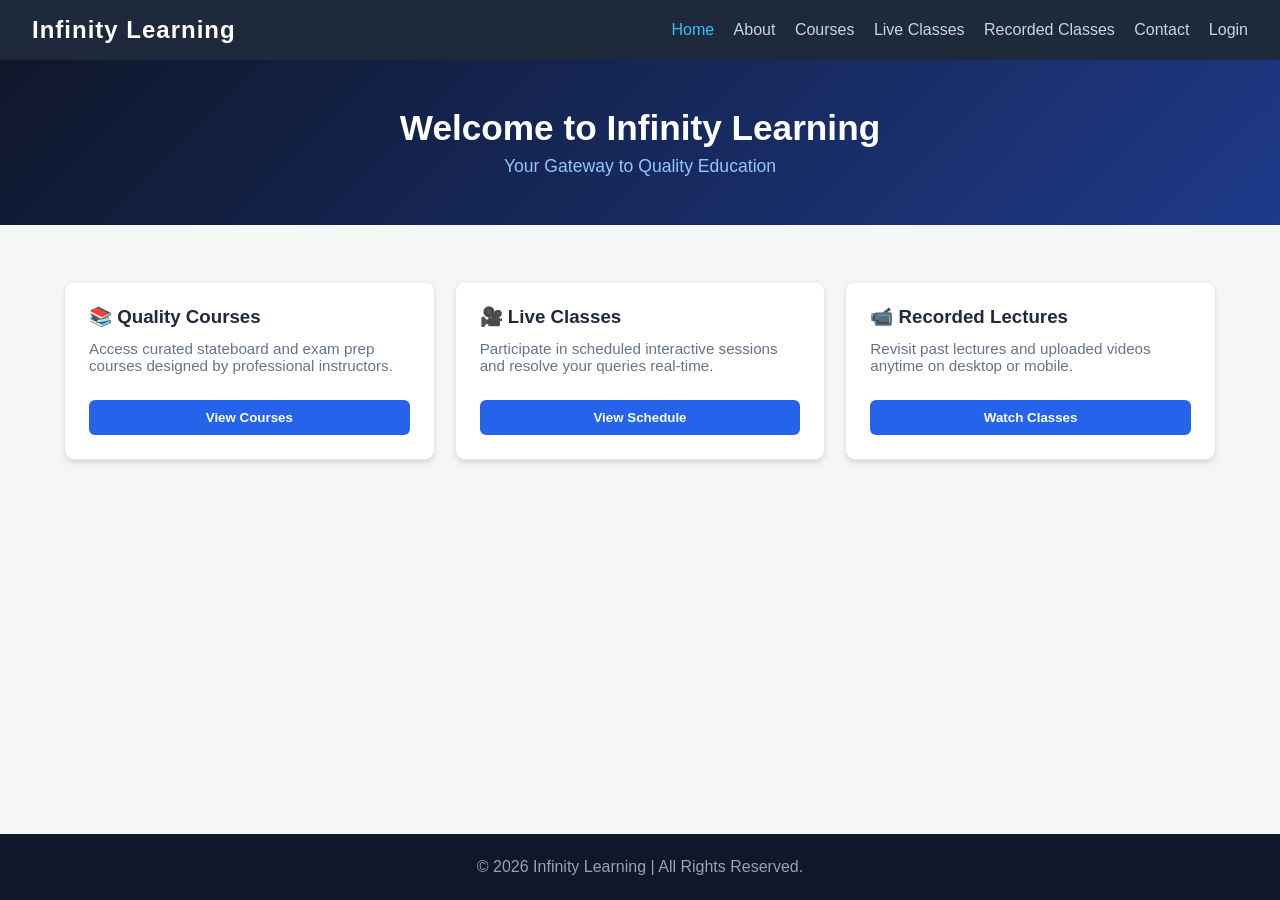
<file: index.html>
<!DOCTYPE html>
<html lang="en">
<head>
    <meta charset="UTF-8">
    <meta name="viewport" content="width=device-width, initial-scale=1.0">
    <title>Infinity Learning - Gateway to Education</title>
    <link rel="stylesheet" href="style.css">
</head>
<body>

<header>
    <h1>Infinity Learning</h1>
    <nav>
        <a href="index.html" class="active">Home</a>
        <a href="about.html">About</a>
        <a href="courses.html">Courses</a>
        <a href="live.html">Live Classes</a>
        <a href="recorded.html">Recorded Classes</a>
        <a href="contact.html">Contact</a>
        <a href="login.html">Login</a>
    </nav>
</header>

<section class="hero">
    <h2>Welcome to Infinity Learning</h2>
    <p>Your Gateway to Quality Education</p>
</section>

<section class="main-container">
    <div class="courses-grid">
        <div class="course-card">
            <h3>📚 Quality Courses</h3>
            <p>Access curated stateboard and exam prep courses designed by professional instructors.</p>
            <a href="courses.html"><button>View Courses</button></a>
        </div>
        <div class="course-card">
            <h3>🎥 Live Classes</h3>
            <p>Participate in scheduled interactive sessions and resolve your queries real-time.</p>
            <a href="live.html"><button>View Schedule</button></a>
        </div>
        <div class="course-card">
            <h3>📹 Recorded Lectures</h3>
            <p>Revisit past lectures and uploaded videos anytime on desktop or mobile.</p>
            <a href="recorded.html"><button>Watch Classes</button></a>
        </div>
    </div>
</section>

<footer>
    <p>© 2026 Infinity Learning | All Rights Reserved.</p>
</footer>

<script src="script.js"></script>
</body>
</html>
</file>
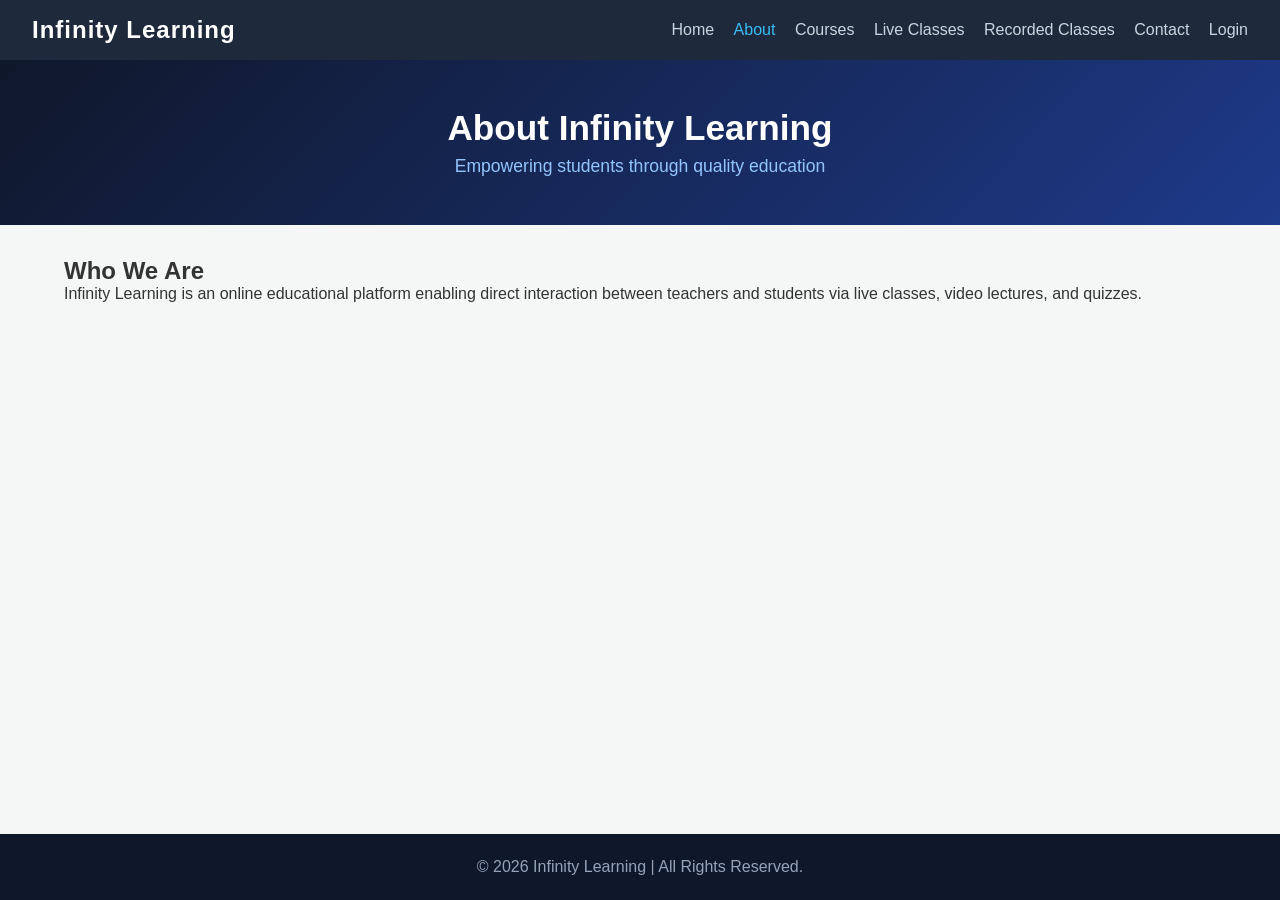
<file: about.html>
<!DOCTYPE html>
<html lang="en">
<head>
    <meta charset="UTF-8">
    <meta name="viewport" content="width=device-width, initial-scale=1.0">
    <title>About - Infinity Learning</title>
    <link rel="stylesheet" href="style.css">
</head>
<body>

<header>
    <h1>Infinity Learning</h1>
    <nav>
        <a href="index.html">Home</a>
        <a href="about.html" class="active">About</a>
        <a href="courses.html">Courses</a>
        <a href="live.html">Live Classes</a>
        <a href="recorded.html">Recorded Classes</a>
        <a href="contact.html">Contact</a>
        <a href="login.html">Login</a>
    </nav>
</header>

<section class="hero">
    <h2>About Infinity Learning</h2>
    <p>Empowering students through quality education</p>
</section>

<section class="about">
    <h2>Who We Are</h2>
    <p>Infinity Learning is an online educational platform enabling direct interaction between teachers and students via live classes, video lectures, and quizzes.</p>
</section>

<footer>
    <p>© 2026 Infinity Learning | All Rights Reserved.</p>
</footer>

<script src="script.js"></script>
</body>
</html>
</file>
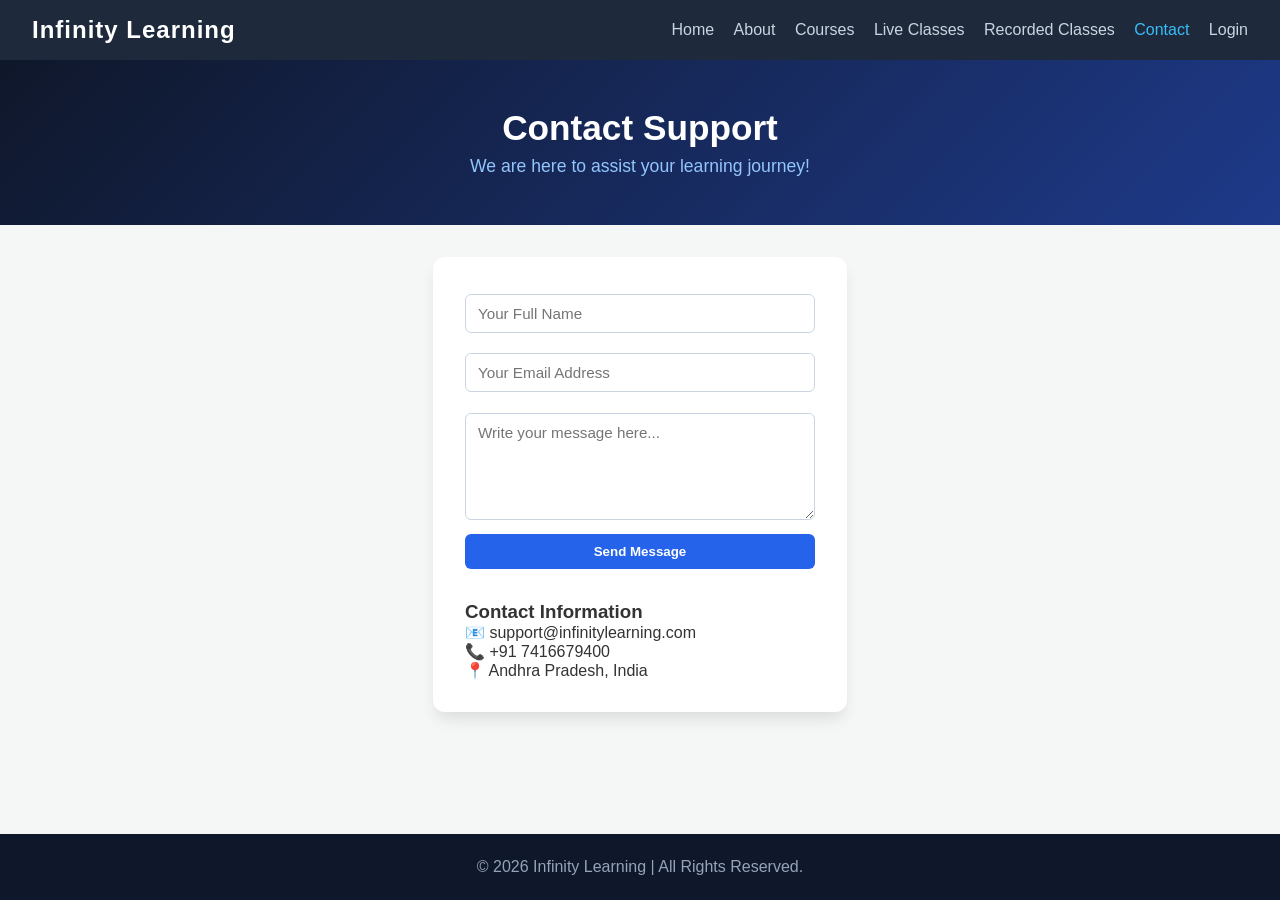
<file: contact.html>
<!DOCTYPE html>
<html lang="en">
<head>
    <meta charset="UTF-8">
    <meta name="viewport" content="width=device-width, initial-scale=1.0">
    <title>Contact - Infinity Learning</title>
    <link rel="stylesheet" href="style.css">
</head>
<body>

<header>
    <h1>Infinity Learning</h1>
    <nav>
        <a href="index.html">Home</a>
        <a href="about.html">About</a>
        <a href="courses.html">Courses</a>
        <a href="live.html">Live Classes</a>
        <a href="recorded.html">Recorded Classes</a>
        <a href="contact.html" class="active">Contact</a>
        <a href="login.html">Login</a>
    </nav>
</header>

<section class="hero">
    <h2>Contact Support</h2>
    <p>We are here to assist your learning journey!</p>
</section>

<section class="contact-box">

    <form id="contactForm">
        <div class="form-matrix-grid">
            <input type="text" id="name" placeholder="Your Full Name" required>
            <input type="email" id="email" placeholder="Your Email Address" required>
        </div>
        <textarea id="message" placeholder="Write your message here..." rows="5" required></textarea>
        <button type="submit">Send Message</button>
    </form>

    <div style="margin-top: 2rem;">
        <h3>Contact Information</h3>
        <p>📧 support@infinitylearning.com</p>
        <p>📞 +91 7416679400</p>
        <p>📍 Andhra Pradesh, India</p>
    </div>

</section>

<footer>
    <p>© 2026 Infinity Learning | All Rights Reserved.</p>
</footer>

<script src="script.js"></script>
</body>
</html>
</file>
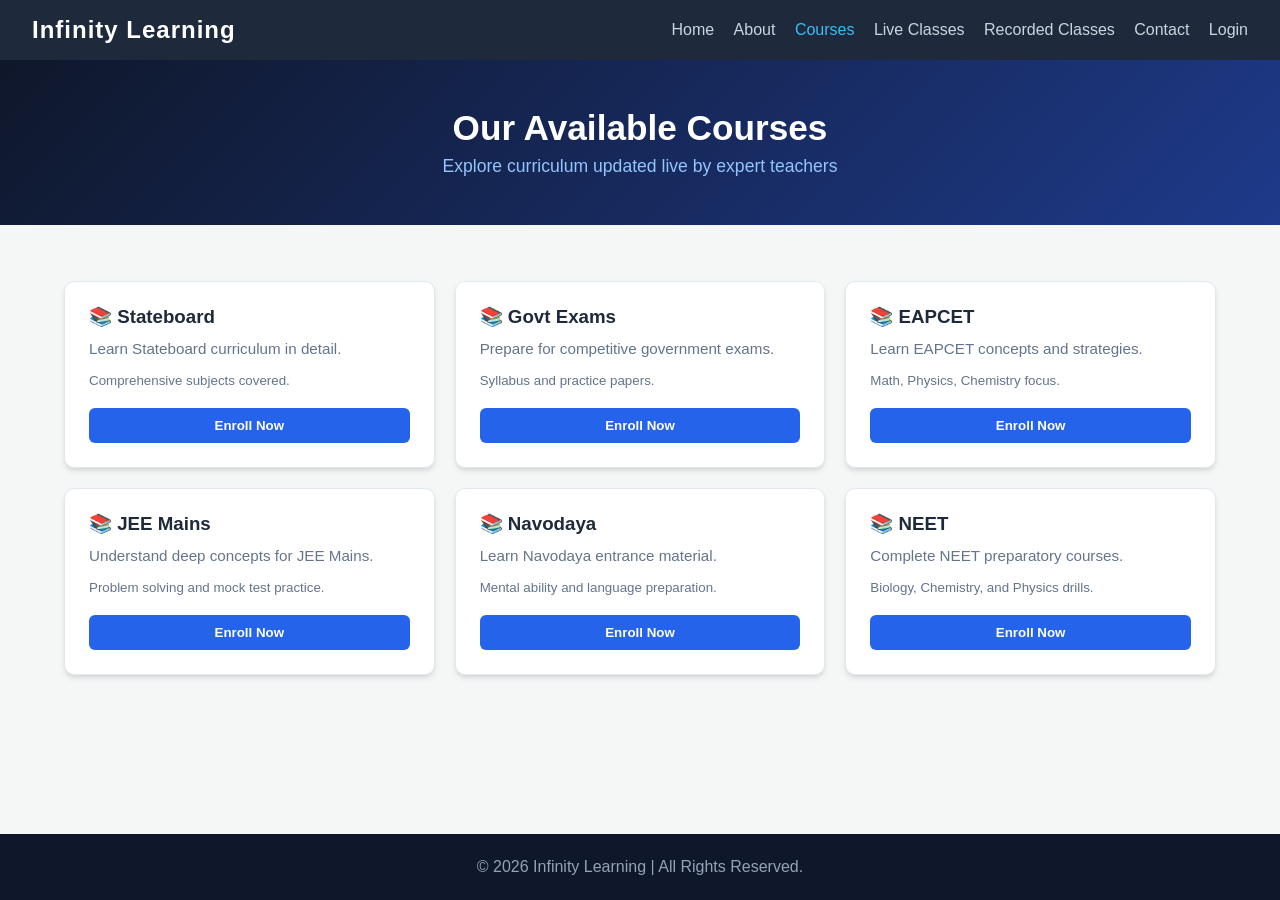
<file: courses.html>
<!DOCTYPE html>
<html lang="en">
<head>
    <meta charset="UTF-8">
    <meta name="viewport" content="width=device-width, initial-scale=1.0">
    <title>Courses - Infinity Learning</title>
    <link rel="stylesheet" href="style.css">
</head>
<body>

<header>
    <h1>Infinity Learning</h1>
    <nav>
        <a href="index.html">Home</a>
        <a href="about.html">About</a>
        <a href="courses.html" class="active">Courses</a>
        <a href="live.html">Live Classes</a>
        <a href="recorded.html">Recorded Classes</a>
        <a href="contact.html">Contact</a>
        <a href="login.html">Login</a>
    </nav>
</header>

<section class="hero">
    <h2>Our Available Courses</h2>
    <p>Explore curriculum updated live by expert teachers</p>
</section>

<section class="main-container">
    <div id="coursesContainer" class="courses-grid"></div>
</section>

<footer>
    <p>© 2026 Infinity Learning | All Rights Reserved.</p>
</footer>

<script src="script.js"></script>
</body>
</html>
</file>
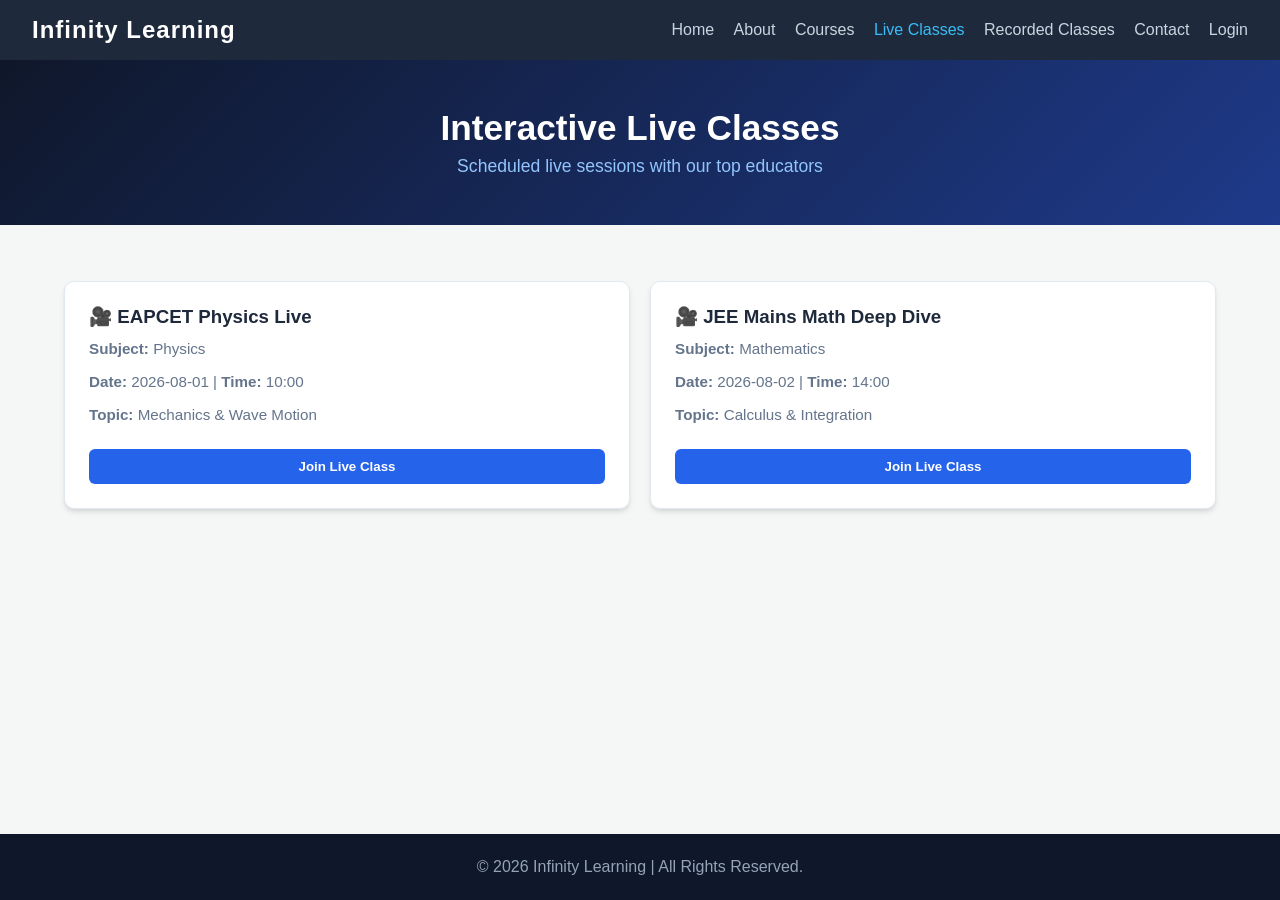
<file: live.html>
<!DOCTYPE html>
<html lang="en">
<head>
    <meta charset="UTF-8">
    <meta name="viewport" content="width=device-width, initial-scale=1.0">
    <title>Live Classes - Infinity Learning</title>
    <link rel="stylesheet" href="style.css">
</head>
<body>

<header>
    <h1>Infinity Learning</h1>
    <nav>
        <a href="index.html">Home</a>
        <a href="about.html">About</a>
        <a href="courses.html">Courses</a>
        <a href="live.html" class="active">Live Classes</a>
        <a href="recorded.html">Recorded Classes</a>
        <a href="contact.html">Contact</a>
        <a href="login.html">Login</a>
    </nav>
</header>

<section class="hero">
    <h2>Interactive Live Classes</h2>
    <p>Scheduled live sessions with our top educators</p>
</section>

<section class="main-container">
    <div id="liveClassesContainer" class="courses-grid"></div>
</section>

<footer>
    <p>© 2026 Infinity Learning | All Rights Reserved.</p>
</footer>

<script src="script.js"></script>
</body>
</html>
</file>
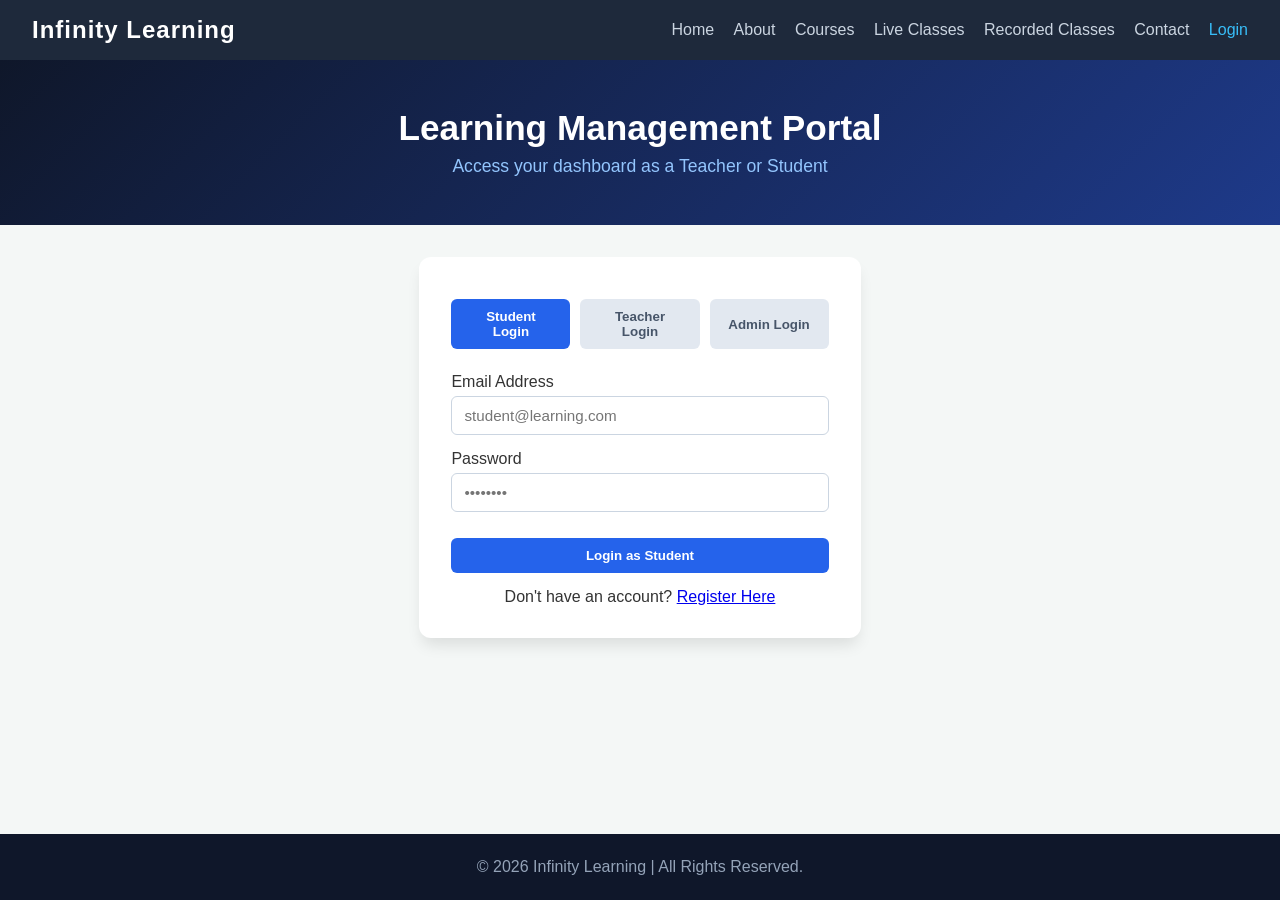
<file: login.html>
<!DOCTYPE html>
<html lang="en">
<head>
    <meta charset="UTF-8">
    <meta name="viewport" content="width=device-width, initial-scale=1.0">
    <title>Login - Infinity Learning</title>
    <link rel="stylesheet" href="style.css">
</head>
<body>

<header>
    <h1>Infinity Learning</h1>
    <nav>
        <a href="index.html">Home</a>
        <a href="about.html">About</a>
        <a href="courses.html">Courses</a>
        <a href="live.html">Live Classes</a>
        <a href="recorded.html">Recorded Classes</a>
        <a href="contact.html">Contact</a>
        <a href="login.html" class="active">Login</a>
    </nav>
</header>

<section class="hero">
    <h2>Learning Management Portal</h2>
    <p>Access your dashboard as a Teacher or Student</p>
</section>

<section class="login-box">

    <div class="login-tabs">
        <button type="button" class="tab-button active" data-action="switch-login-type" data-login-type="student">Student Login</button>
        <button type="button" class="tab-button" data-action="switch-login-type" data-login-type="teacher">Teacher Login</button>
        <button type="button" class="tab-button" data-action="switch-login-type" data-login-type="admin">Admin Login</button>
    </div>

    <!-- Student Login Form -->
    <form id="studentForm" class="login-form">
        <div class="form-matrix-grid">
            <div>
                <label>Email Address</label>
                <input type="email" id="studentEmail" placeholder="student@learning.com" required autocomplete="email">
            </div>
            <div>
                <label>Password</label>
                <input type="password" id="studentPassword" placeholder="••••••••" required autocomplete="current-password">
            </div>
        </div>
        <button type="submit">Login as Student</button>
    </form>

    <!-- Teacher Login Form -->
    <form id="teacherForm" class="login-form login-hidden">
        <div class="form-matrix-grid">
            <div>
                <label>Teacher Email</label>
                <input type="email" id="teacherEmail" placeholder="teacher@learning.com" required autocomplete="email">
            </div>
            <div>
                <label>Password</label>
                <input type="password" id="teacherPassword" placeholder="••••••••" required autocomplete="current-password">
            </div>
        </div>
        <button type="submit">Login as Teacher</button>
    </form>
  <!-- Restricted Admin Login Form -->
    <form id="adminForm" class="login-form login-hidden">
        <blockquote style="background:#f1f5f9; padding:10px; border-left:4px solid #0f172a; margin-bottom:15px; font-size:0.88rem;">
            🔒 <strong>Restricted Access:</strong> This section is reserved for the platform System Administrator.
        </blockquote>
        <div class="form-matrix-grid">
            <div>
                <label>Authorized Admin Email</label>
                <input type="text" id="adminEmail" placeholder="admin@gmail.com" required autocomplete="email">
            </div>
            <div>
                <label>Secret Security Password</label>
                <input type="password" id="adminPassword" placeholder="••••••••" required autocomplete="current-password">
            </div>
        </div>
        <button type="submit" style="background-color:#0f172a;">Authenticate System Admin</button>
    </form>

    <!-- Teacher Dashboard Section -->
    <section id="teacherDashboard" class="teacher-dashboard login-hidden">
        <h2>Teacher Management Portal</h2>
        
        <div class="teacher-features grid-matrix">
            
            <div class="feature-card">
                <h3>📚 Upload Courses</h3>
                <p>Add new courses to the dynamic student catalog</p>
                <input type="text" id="courseName" placeholder="Course Name" required>
                <input type="text" id="courseDescription" placeholder="Short Description" required>
                <textarea id="courseDetails" placeholder="Detailed Syllabus" rows="3"></textarea>
                <button type="button" data-action="upload-course">Add Course</button>
            </div>

            <div class="feature-card">
                <h3>📹 Upload Recorded Classes</h3>
                <p>Upload video files and lesson materials</p>
                <input type="file" id="recordedVideo" accept="video/*">
                <input type="text" id="recordedClassTitle" placeholder="Class Title" required>
                <input type="text" id="recordedClassSubject" placeholder="Subject" required>
                <input type="number" id="recordedDuration" placeholder="Duration (minutes)" required>
                <textarea id="recordedDescription" placeholder="Description" rows="2"></textarea>
                <button type="button" data-action="upload-recorded-class">Upload Class</button>
            </div>
            <div class="feature-card">
                <h3>📄 Upload Study Notes</h3>
                <p>Provide reference PDFs & documents</p>
                <input type="text" id="notesTitle" placeholder="Notes Title" required>
                <input type="text" id="notesSubject" placeholder="Subject" required>
                <input type="text" id="notesAuthor" placeholder="Author/Teacher Name">
                <input type="file" id="notesFile" accept=".pdf,.doc,.docx">
                <button type="button" data-action="upload-notes">Upload Notes</button>
            </div>
            <div class="feature-card">
                <h3>🎥 Schedule Live Classes</h3>
                <p>Broadcast schedule to student live center</p>
                <input type="text" id="liveClassName" placeholder="Class Name" required>
                <input type="text" id="liveClassSubject" placeholder="Subject" required>
                <input type="date" id="liveScheduleDate" required>
                <input type="time" id="liveScheduleTime" required>
                <select id="liveScheduleDuration">
                    <option>30 minutes</option>
                    <option>1 hour</option>
                    <option>1.5 hours</option>
                    <option>2 hours</option>
                </select>
                <textarea id="liveClassTopic" placeholder="Topic Outline" rows="2"></textarea>
                <button type="button" data-action="schedule-live-class">Schedule Live Class</button>
            </div>

            <div class="feature-card">
                <h3>📝 Create Quiz</h3>
                <p>Set up quiz questions for assessment</p>
                <input type="text" id="quizTitle" placeholder="Quiz Title" required>
                <input type="text" id="quizQuestion" placeholder="Enter Question" required>
                <div class="form-matrix-grid">
                    <input type="text" id="quizOption1" placeholder="Option 1">
                    <input type="text" id="quizOption2" placeholder="Option 2">
                    <input type="text" id="quizOption3" placeholder="Option 3">
                    <input type="text" id="quizOption4" placeholder="Option 4">
                </div>
                <select id="correctAnswer">
                    <option>Select Correct Answer</option>
                    <option>Option 1</option>
                    <option>Option 2</option>
                    <option>Option 3</option>
                    <option>Option 4</option>
                </select>
                <button type="button" data-action="create-quiz">Save Question</button>
            </div>

        </div>

        <button type="button" class="logout-btn" data-action="teacher-logout">Logout Teacher</button>
    </section>
<!-- Authorized System Admin Dashboard Portal View -->
    <section id="adminDashboard" class="admin-dashboard login-hidden">
        <h2>🛠️ Authorized System Administrator Control Portal</h2>
        <p style="margin-bottom:20px;">System Overview, User Logs & Content Master Monitor</p>

        <div class="admin-grid">

            <div class="admin-card">
                <h3>👨‍🎓 Registered Students Logins & Enrolments</h3>
                <table class="admin-table" id="adminStudentsTable">
                    <thead>
                        <tr>
                            <th>Student ID</th>
                            <th>Name</th>
                            <th>Email</th>
                            <th>Enrolled Courses</th>
                        </tr>
                    </thead>
                    <tbody></tbody>
                </table>
            </div>

            <div class="admin-card">
                <h3>👩‍🏫 Registered Teachers Accounts</h3>
                <table class="admin-table" id="adminTeachersTable">
                    <thead>
                        <tr>
                            <th>Teacher ID</th>
                            <th>Name</th>
                            <th>Email</th>
                            <th>Subject Specialization</th>
                        </tr>
                    </thead>
                    <tbody></tbody>
                </table>
            </div>

            <div class="admin-card">
                <h3>📹 Uploaded Classes & Recorded Videos</h3>
                <table class="admin-table" id="adminClassesTable">
                    <thead>
                        <tr>
                            <th>Class Title</th>
                            <th>Subject</th>
                            <th>Duration</th>
                            <th>Instructor</th>
                        </tr>
                    </thead>
                    <tbody></tbody>
                </table>
            </div>

            <div class="admin-card">
                <h3>📄 Uploaded Notes & Study Material Details</h3>
                <table class="admin-table" id="adminNotesTable">
                    <thead>
                        <tr>
                            <th>Document Title</th>
                            <th>Subject</th>
                            <th>Uploaded By</th>
                            <th>Format</th>
                        </tr>
                    </thead>
                    <tbody></tbody>
                </table>
            </div>

        </div>

        <button type="button" class="logout-btn" data-action="admin-logout">Logout Administrator</button>
    </section>

    <!-- Student Dashboard Area -->
    <section id="studentDashboard" class="student-dashboard login-hidden">
        <h2>Student Dashboard</h2>
        
        <nav class="dashboard-nav">
            <button type="button" data-action="go-to-home">Dashboard</button>
            <button type="button" data-action="go-to-courses">Courses</button>
            <button type="button" data-action="go-to-live-classes">Live Classes</button>
            <button type="button" data-action="go-to-recorded-classes">Recorded Videos</button>
            <button type="button" data-action="go-to-student-profile">Profile</button>
            <button type="button" data-action="student-logout" class="logout-nav">Logout</button>
        </nav>

        <div id="dashboardContent" class="dashboard-content"></div>
    </section>

    <p class="register-link" style="margin-top: 15px; text-align: center;">Don't have an account? <a href="register.html">Register Here</a></p>

</section>

<footer>
    <p>© 2026 Infinity Learning | All Rights Reserved.</p>
</footer>

<script src="script.js"></script>
</body>
</html>
</file>
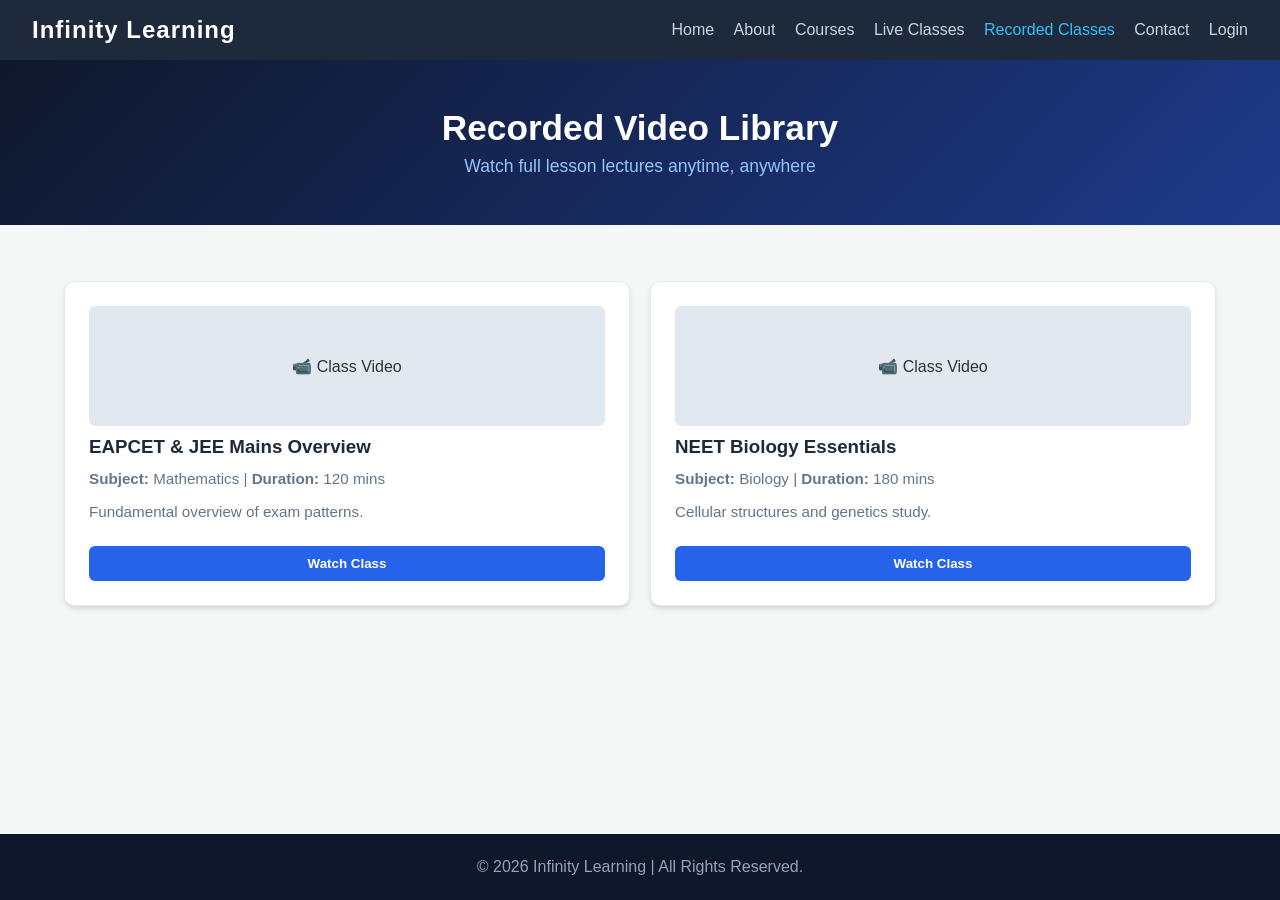
<file: recorded.html>
<!DOCTYPE html>
<html lang="en">
<head>
    <meta charset="UTF-8">
    <meta name="viewport" content="width=device-width, initial-scale=1.0">
    <title>Recorded Classes - Infinity Learning</title>
    <link rel="stylesheet" href="style.css">
</head>
<body>

<header>
    <h1>Infinity Learning</h1>
    <nav>
        <a href="index.html">Home</a>
        <a href="about.html">About</a>
        <a href="courses.html">Courses</a>
        <a href="live.html">Live Classes</a>
        <a href="recorded.html" class="active">Recorded Classes</a>
        <a href="contact.html">Contact</a>
        <a href="login.html">Login</a>
    </nav>
</header>

<section class="hero">
    <h2>Recorded Video Library</h2>
    <p>Watch full lesson lectures anytime, anywhere</p>
</section>

<section class="main-container">
    <div id="recordedClassesContainer" class="courses-grid"></div>
</section>

<footer>
    <p>© 2026 Infinity Learning | All Rights Reserved.</p>
</footer>

<script src="script.js"></script>
</body>
</html>
</file>
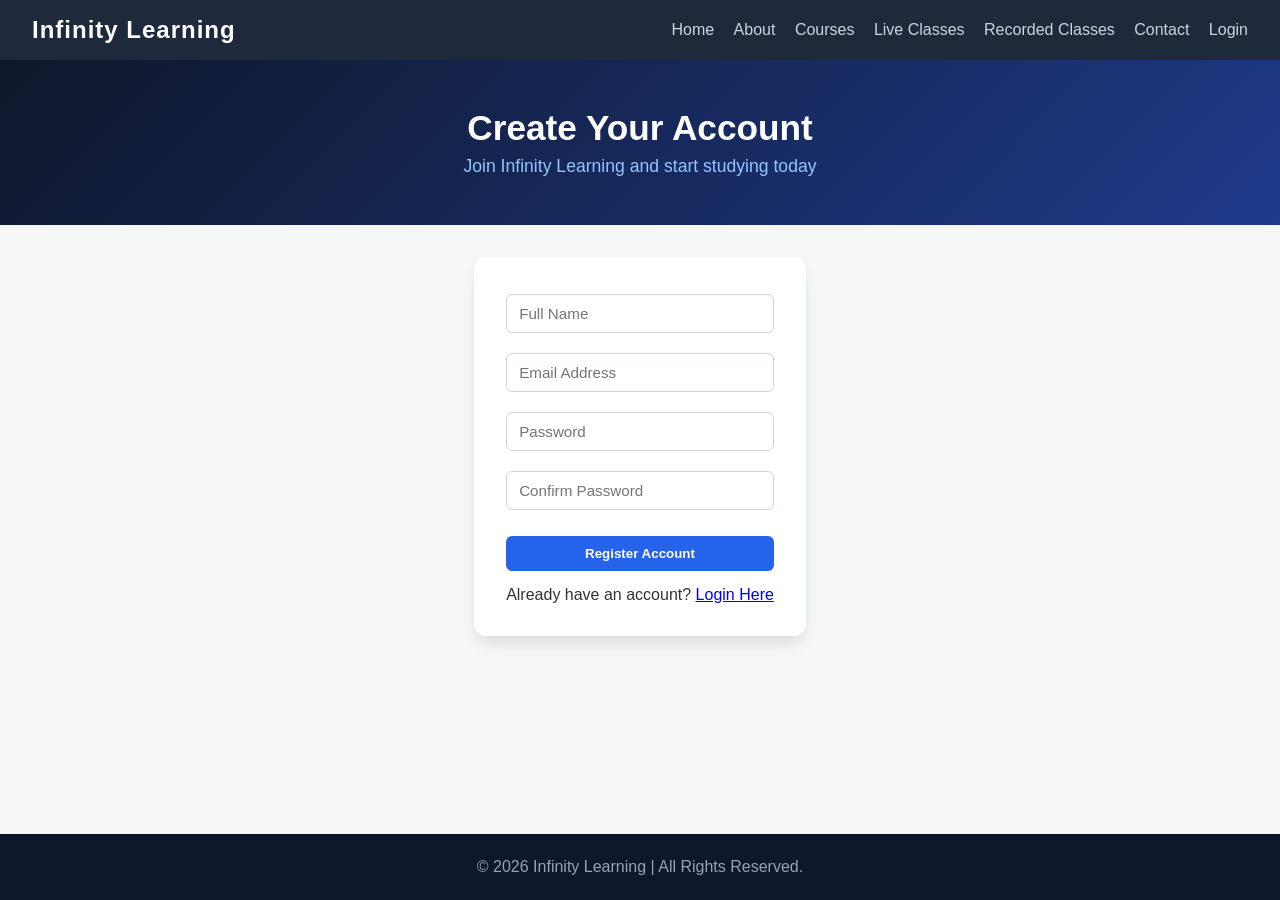
<file: register.html>
<!DOCTYPE html>
<html lang="en">
<head>
    <meta charset="UTF-8">
    <meta name="viewport" content="width=device-width, initial-scale=1.0">
    <title>Register - Infinity Learning</title>
    <link rel="stylesheet" href="style.css">
</head>
<body>

<header>
    <h1>Infinity Learning</h1>
    <nav>
        <a href="index.html">Home</a>
        <a href="about.html">About</a>
        <a href="courses.html">Courses</a>
        <a href="live.html">Live Classes</a>
        <a href="recorded.html">Recorded Classes</a>
        <a href="contact.html">Contact</a>
        <a href="login.html">Login</a>
    </nav>
</header>

<section class="hero">
    <h2>Create Your Account</h2>
    <p>Join Infinity Learning and start studying today</p>
</section>

<section class="login-box">

    <form id="registerForm">
        <div class="form-matrix-grid">
            <input type="text" id="name" placeholder="Full Name" required>
            <input type="email" id="email" placeholder="Email Address" required>
            <input type="password" id="password" placeholder="Password" required>
            <input type="password" id="confirm" placeholder="Confirm Password" required>
        </div>
        <button type="submit">Register Account</button>
    </form>

    <p style="margin-top: 15px; text-align: center;">Already have an account? <a href="login.html">Login Here</a></p>

</section>

<footer>
    <p>© 2026 Infinity Learning | All Rights Reserved.</p>
</footer>

<script src="script.js"></script>
</body>
</html>
</file>
<file: style.css>
/* Core Styling & Reset */
* {
    box-sizing: border-box;
    margin: 0;
    padding: 0;
    font-family: 'Segoe UI', Tahoma, Geneva, Verdana, sans-serif;
}

body {
    background-color: #f4f7f6;
    color: #333;
    display: flex;
    flex-direction: column;
    min-height: 100vh;
}

/* Header & Navigation */
header {
    background-color: #1e293b;
    color: #ffffff;
    padding: 1rem 2rem;
    display: flex;
    justify-content: space-between;
    align-items: center;
    flex-wrap: wrap;
    box-shadow: 0 2px 10px rgba(0, 0, 0, 0.1);
}

header h1 {
    font-size: 1.5rem;
    letter-spacing: 1px;
}

nav a {
    color: #cbd5e1;
    text-decoration: none;
    margin-left: 15px;
    font-weight: 500;
    transition: color 0.3s ease;
}

nav a:hover, nav a.active {
    color: #38bdf8;
}

/* Hero Section */
.hero {
    background: linear-gradient(135deg, #0f172a 0%, #1e3a8a 100%);
    color: white;
    text-align: center;
    padding: 3rem 1rem;
}

.hero h2 {
    font-size: 2.2rem;
    margin-bottom: 0.5rem;
}

.hero p {
    color: #93c5fd;
    font-size: 1.1rem;
}

/* Main Container & Matrix Grid Layouts */
.main-container, .courses, .about, .teacher-features, .admin-grid {
    width: 90%;
    max-width: 1200px;
    margin: 2rem auto;
    flex: 1;
}

.courses-grid, .grid-matrix {
    display: grid;
    grid-template-columns: repeat(auto-fit, minmax(280px, 1fr));
    gap: 20px;
    margin-top: 1.5rem;
}

/* Feature Cards & Course Cards */
.course-card, .feature-card, .quiz-card, .dashboard-card, .admin-card {
    background: #ffffff;
    padding: 1.5rem;
    border-radius: 10px;
    box-shadow: 0 4px 6px -1px rgba(0, 0, 0, 0.1), 0 2px 4px -1px rgba(0, 0, 0, 0.06);
    border: 1px solid #e2e8f0;
    display: flex;
    flex-direction: column;
    justify-content: space-between;
}

.course-card h3, .feature-card h3 ,  .admin-card h3 {
    color: #1e293b;
    margin-bottom: 0.75rem;
}

.course-card p, .feature-card p , .admin-card p {
    color: #64748b;
    margin-bottom: 1rem;
    font-size: 0.95rem;
}
/* Data Tables for Admin View */
.admin-table {
    width: 100%;
    border-collapse: collapse;
    margin-top: 10px;
    margin-bottom: 20px;
    font-size: 0.9rem;
}

.admin-table th, .admin-table td {
    padding: 10px 12px;
    border: 1px solid #cbd5e1;
    text-align: left;
}

.admin-table th {
    background-color: #0f172a;
    color: #ffffff;
}

.admin-table tr:nth-child(even) {
    background-color: #f8fafc;
}
/* Buttons */
button, .btn {
    background-color: #2563eb;
    color: white;
    border: none;
    padding: 10px 16px;
    border-radius: 6px;
    cursor: pointer;
    font-weight: 600;
    transition: background 0.2s ease-in-out;
    width: 100%;
    margin-top: 10px;
}

button:hover {
    background-color: #1d4ed8;
}

.logout-btn, .logout-nav {
    background-color: #ef4444;
}

.logout-btn:hover, .logout-nav:hover {
    background-color: #dc2626;
}

/* Matrix Form Alignment */
.login-box, .contact-box {
    max-width: 900px;
    margin: 2rem auto;
    background: white;
    padding: 2rem;
    border-radius: 12px;
    box-shadow: 0 10px 15px -3px rgba(0, 0, 0, 0.1);
}

.form-matrix-grid {
    display: grid;
    grid-template-columns: repeat(auto-fit, minmax(220px, 1fr));
    gap: 15px;
    margin-bottom: 1rem;
}

input[type="text"],
input[type="email"],
input[type="password"],
input[type="number"],
input[type="date"],
input[type="time"],
input[type="file"],
select,
textarea {
    width: 100%;
    padding: 10px 12px;
    border: 1px solid #cbd5e1;
    border-radius: 6px;
    font-size: 0.95rem;
    margin-top: 5px;
}

input:focus, select:focus, textarea:focus {
    outline: none;
    border-color: #2563eb;
    box-shadow: 0 0 0 3px rgba(37, 99, 235, 0.2);
}

/* Tabs */
.login-tabs {
    display: flex;
    gap: 10px;
    margin-bottom: 1.5rem;
}

.tab-button {
    background: #e2e8f0;
    color: #475569;
}

.tab-button.active {
    background: #2563eb;
    color: white;
}

.login-hidden {
    display: none !important;
}

/* Video Player */
video {
    width: 100%;
    max-height: 200px;
    border-radius: 6px;
    margin-bottom: 10px;
    background: #000;
}

/* Dashboard Nav */
.dashboard-nav {
    display: flex;
    gap: 10px;
    flex-wrap: wrap;
    margin-bottom: 20px;
}

.dashboard-nav button {
    width: auto;
    flex: 1;
    min-width: 120px;
}

/* Footer */
footer {
    background-color: #0f172a;
    color: #94a3b8;
    text-align: center;
    padding: 1.5rem;
    margin-top: auto;
}
</file>
